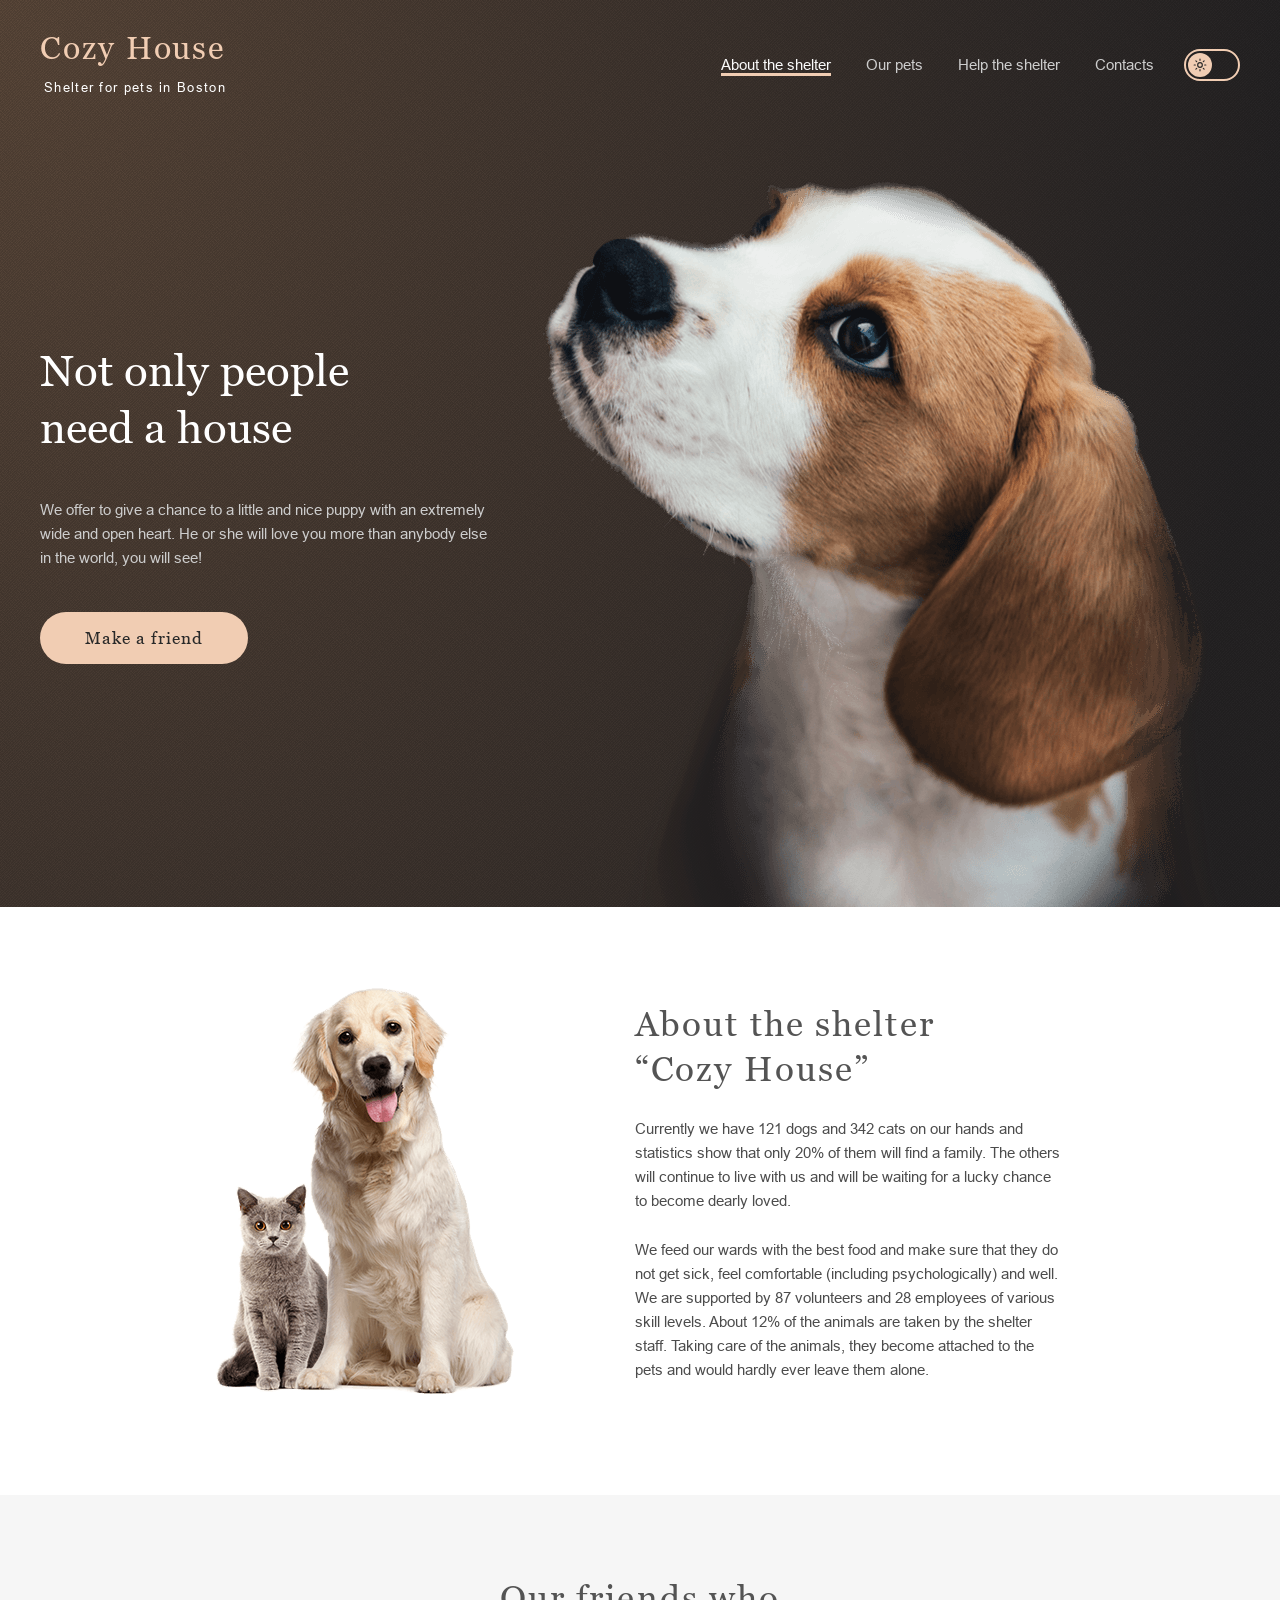
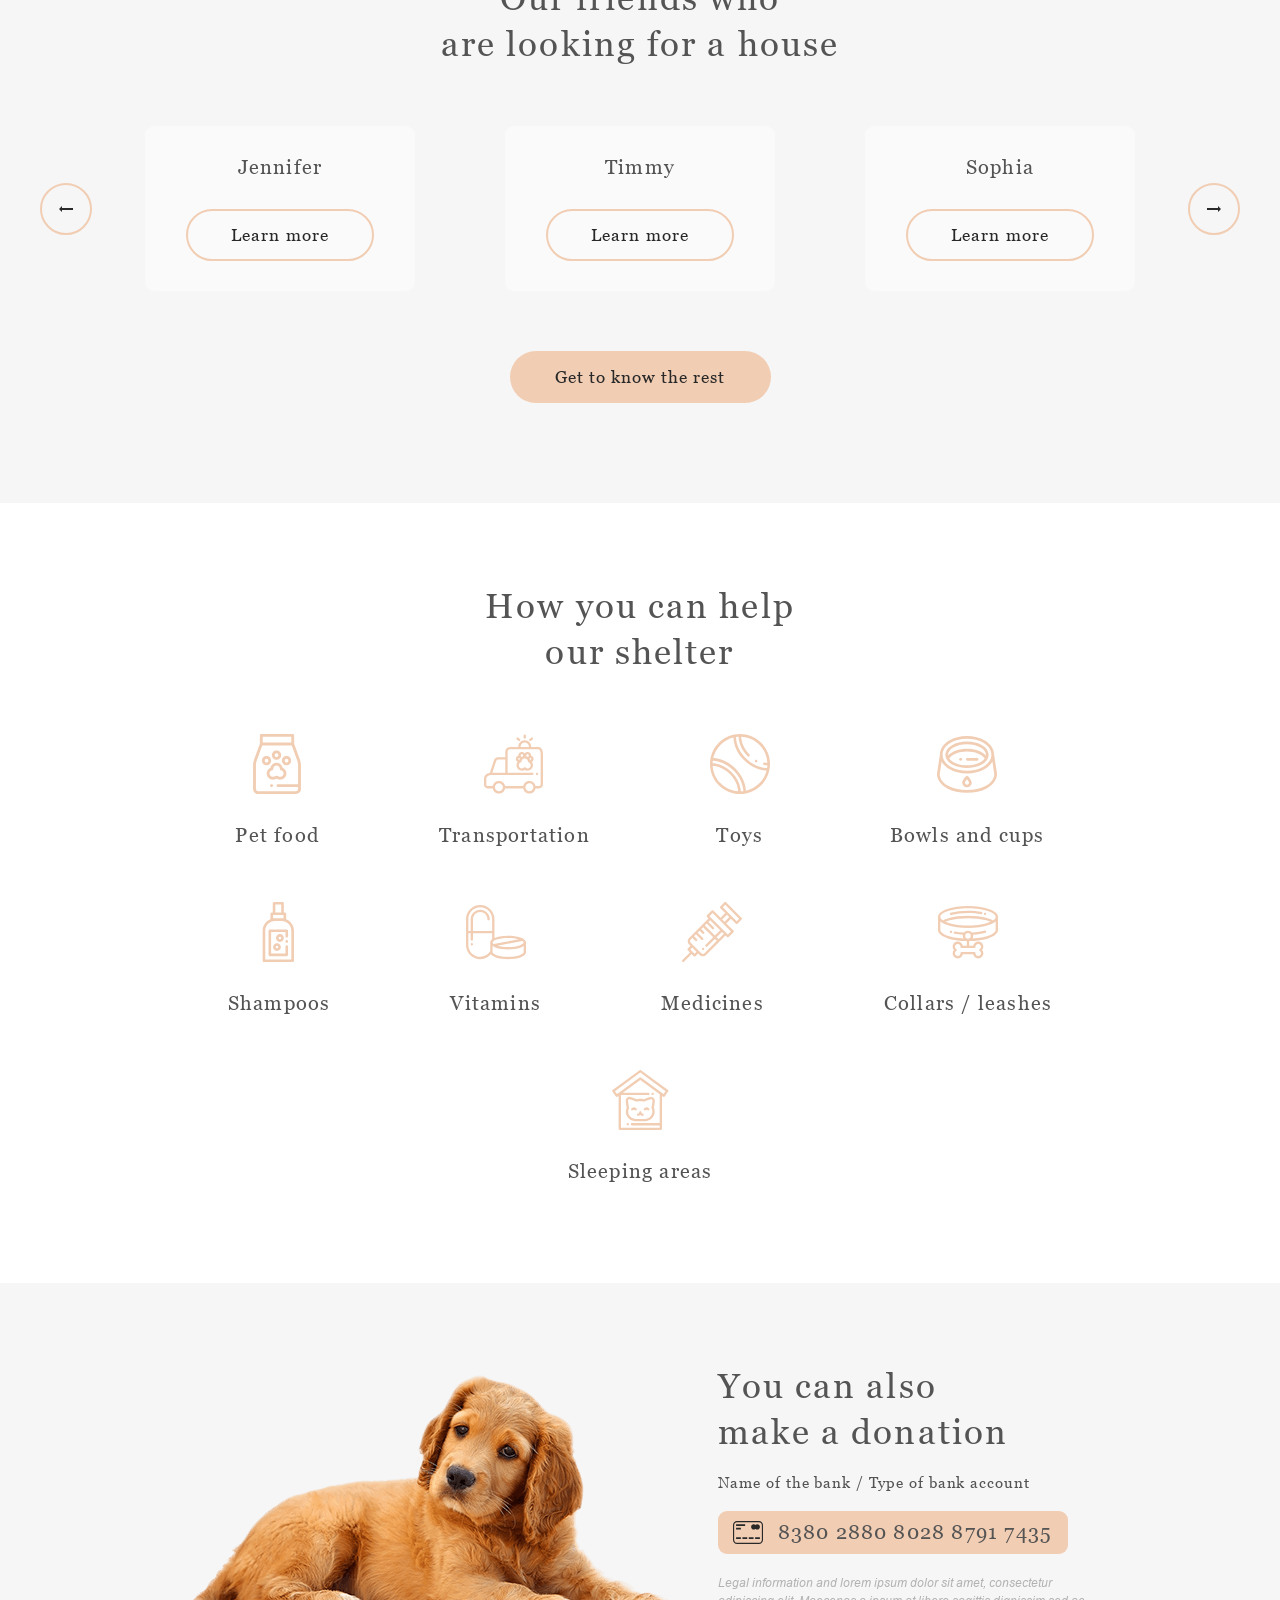
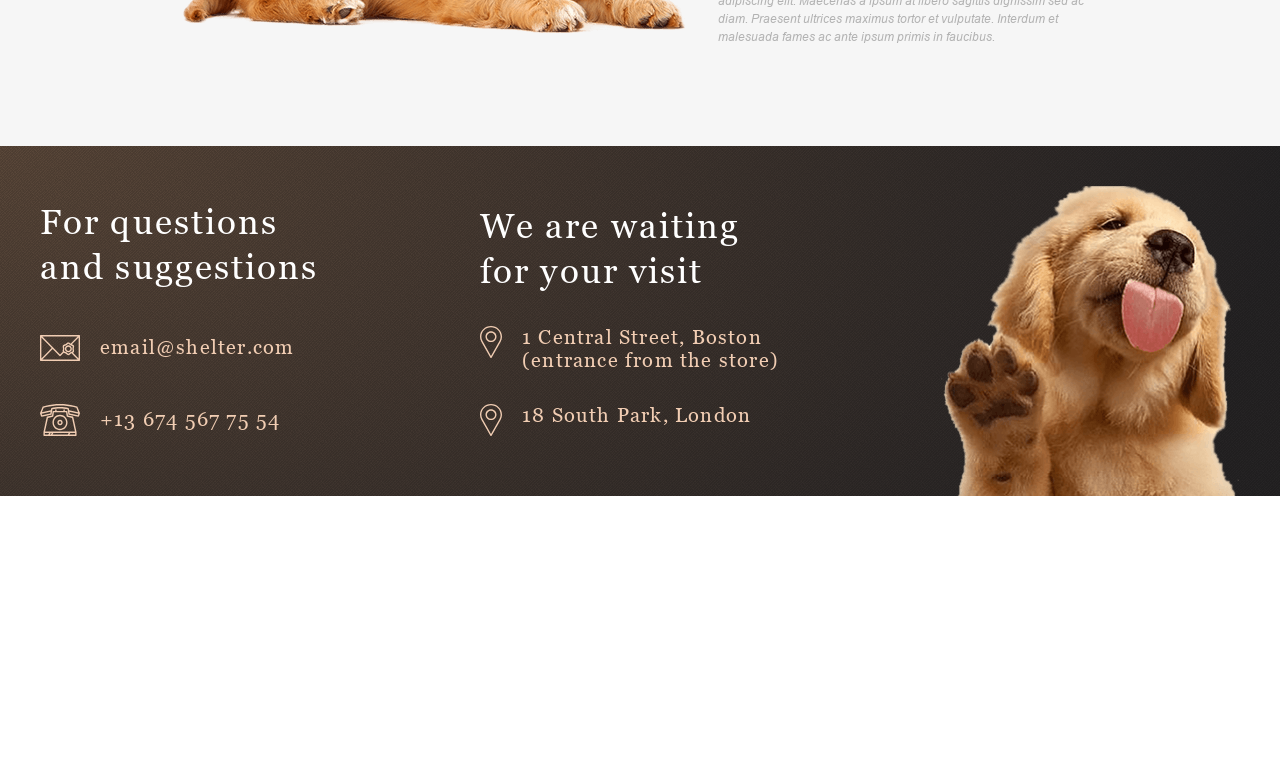
<file: shelter/index.html>
<!doctype html>
<html lang="en" class="light-theme">
  <head>
    <meta charset="UTF-8" />
    <meta name="viewport" content="width=device-width, initial-scale=1.0" />
    <title>Shelter for pets in Boston</title>
    <link rel="icon" type="image/svg+xml" href="./assets/icons/favicon.svg" />
    <link rel="stylesheet" href="./assets/fonts/fonts.css" />
    <link rel="stylesheet" href="./css/style.css" />
    <script type="module" src="./js/main.js"></script>
  </head>
  <body>
    <div class="page">
      <div class="background-noise">
        <header class="header">
          <div class="container header-container">
            <a class="logo" href="./index.html">
              <span class="logo__title">Cozy House</span>
              <span class="logo__subtitle">Shelter for pets in Boston</span>
            </a>

            <div class="header-controls">
              <nav class="header-nav">
                <ul class="header-nav__list">
                  <li class="header-nav__list-item">
                    <a
                      class="header-nav__list-link header-nav__list-link--active"
                    >
                      About the shelter
                    </a>
                  </li>

                  <li class="header-nav__list-item">
                    <a class="header-nav__list-link" href="./pets.html">
                      Our pets
                    </a>
                  </li>

                  <li class="header-nav__list-item">
                    <a class="header-nav__list-link" href="#help">
                      Help the shelter
                    </a>
                  </li>

                  <li class="header-nav__list-item">
                    <a class="header-nav__list-link" href="#contacts">
                      Contacts
                    </a>
                  </li>
                </ul>
              </nav>

              <button class="theme-toggle" type="button">
                <svg
                  class="theme-toggle__icon theme-toggle__icon--moon"
                  width="18"
                  height="18"
                  viewBox="0 0 24 24"
                  aria-hidden="true"
                >
                  <path
                    d="M20 15.1A8.5 8.5 0 0 1 8.9 4a8.5 8.5 0 1 0 11.1 11.1Z"
                    fill="currentColor"
                  />
                </svg>

                <svg
                  class="theme-toggle__icon theme-toggle__icon--sun"
                  width="18"
                  height="18"
                  viewBox="0 0 24 24"
                  aria-hidden="true"
                >
                  <circle
                    cx="12"
                    cy="12"
                    r="4"
                    fill="none"
                    stroke="currentColor"
                    stroke-width="2"
                  />
                  <path
                    d="M12 2V4M12 20V22M4.93 4.93L6.34 6.34M17.66 17.66L19.07 19.07M2 12H4M20 12H22M4.93 19.07L6.34 17.66M17.66 6.34L19.07 4.93"
                    fill="none"
                    stroke="currentColor"
                    stroke-width="2"
                    stroke-linecap="round"
                  />
                </svg>
              </button>
            </div>
          </div>

          <button class="burger" type="button" aria-label="Open menu">
            <span></span>
            <span></span>
            <span></span>
          </button>
        </header>

        <div class="overlay"></div>

        <section class="not-only">
          <div class="container container-not-only">
            <div class="not-only__content">
              <h1 class="not-only__title">Not only people need a house</h1>
              <p class="not-only__text">
                We offer to give a chance to a little and nice puppy with an
                extremely wide and open heart. He or she will love you more than
                anybody else in the world, you will see!
              </p>

              <a class="not-only__button" href="#our-friends">
                Make a friend
              </a>
            </div>
            <div class="not-only__img">
              <img src="./assets/images/hero-puppy.png" alt="puppy" />
            </div>
          </div>
        </section>
      </div>

      <main>
        <section class="about" id="about">
          <div class="container container-about">
            <div class="about__img">
              <img src="./assets/images/about-pets.png" alt="cat and dog" />
            </div>

            <div class="about__content">
              <h2 class="about__title">About the shelter “Cozy&nbsp;House”</h2>
              <p class="about__text">
                Currently we have 121 dogs and 342 cats on our hands and
                statistics show that only 20% of them will find a family. The
                others will continue to live with us and will be waiting for a
                lucky chance to become dearly loved.
              </p>
              <p class="about__text">
                We feed our wards with the best food and make sure that they do
                not get sick, feel comfortable (including psychologically) and
                well. We are supported by 87 volunteers and 28 employees of
                various skill levels. About 12% of the animals are taken by the
                shelter staff. Taking care of the animals, they become attached
                to the pets and would hardly ever leave them alone.
              </p>
            </div>
          </div>
        </section>

        <section class="our-friends" id="our-friends">
          <div class="container container-our-friends">
            <h2 class="our-friends__title">
              Our friends who are&nbsp;looking for a house
            </h2>

            <div class="our-friends__slider">
              <button
                class="our-friends__button-slider our-friends__button-slider--prev"
                type="button"
                aria-label="Previous slide"
              >
                <svg
                  width="14"
                  height="6"
                  viewBox="0 0 14 6"
                  fill="none"
                  xmlns="http://www.w3.org/2000/svg"
                >
                  <path d="M14 2V4H3V6L0 3L3 0V2H14Z" fill="#292929" />
                </svg>
              </button>
              <div class="our-friends__slider-viewport">
                <ul class="our-friends__list"></ul>
              </div>
              <button
                class="our-friends__button-slider our-friends__button-slider--next"
                type="button"
                aria-label="Next slide"
              >
                <svg
                  width="14"
                  height="6"
                  viewBox="0 0 14 6"
                  fill="none"
                  xmlns="http://www.w3.org/2000/svg"
                >
                  <path d="M0 4V2H11V0L14 3L11 6V4H0Z" fill="currentColor" />
                </svg>
              </button>
            </div>

            <a class="our-friends__button-get" href="./pets.html"
              >Get to know the rest</a
            >
          </div>
        </section>

        <section class="help" id="help">
          <div class="container">
            <h2 class="help__title">How you can help our shelter</h2>
            <ul class="help__list">
              <li class="help__list-item">
                <img
                  class="help__list-item-img"
                  src="./assets/icons/icon-pet-food.svg"
                  alt=""
                  aria-hidden="true"
                />
                <span class="help__list-item-text">Pet food</span>
              </li>
              <li class="help__list-item">
                <img
                  class="help__list-item-img"
                  src="./assets/icons/icon-transportation.svg"
                  alt=""
                  aria-hidden="true"
                />
                <span class="help__list-item-text">Transportation</span>
              </li>

              <li class="help__list-item">
                <img
                  class="help__list-item-img"
                  src="./assets/icons/icon-toys.svg"
                  alt=""
                  aria-hidden="true"
                />
                <span class="help__list-item-text">Toys</span>
              </li>

              <li class="help__list-item">
                <img
                  class="help__list-item-img"
                  src="./assets/icons/icon-bowls-and-cups.svg"
                  alt=""
                  aria-hidden="true"
                />
                <span class="help__list-item-text">Bowls and cups</span>
              </li>

              <li class="help__list-item">
                <img
                  class="help__list-item-img"
                  src="./assets/icons/icon-shampoos.svg"
                  alt=""
                  aria-hidden="true"
                />
                <span class="help__list-item-text">Shampoos</span>
              </li>

              <li class="help__list-item">
                <img
                  class="help__list-item-img"
                  src="./assets/icons/icon-vitamins.svg"
                  alt=""
                  aria-hidden="true"
                />
                <span class="help__list-item-text">Vitamins</span>
              </li>

              <li class="help__list-item">
                <img
                  class="help__list-item-img"
                  src="./assets/icons/icon-medicines.svg"
                  alt=""
                  aria-hidden="true"
                />
                <span class="help__list-item-text">Medicines</span>
              </li>

              <li class="help__list-item">
                <img
                  class="help__list-item-img"
                  src="./assets/icons/icon-collars-leashes.svg"
                  alt=""
                  aria-hidden="true"
                />
                <span class="help__list-item-text">Collars / leashes</span>
              </li>

              <li class="help__list-item">
                <img
                  class="help__list-item-img"
                  src="./assets/icons/icon-sleeping-area.svg"
                  alt=""
                  aria-hidden="true"
                />
                <span class="help__list-item-text">Sleeping areas</span>
              </li>
            </ul>
          </div>
        </section>

        <section class="in-addition">
          <div class="container container-in-addition">
            <div class="in-addition__img">
              <img src="./assets/images/donation-dog.png" alt="dog" />
            </div>

            <div class="in-addition__content">
              <h2 class="in-addition__title">
                You&nbsp;can&nbsp;also make&nbsp;a&nbsp;donation
              </h2>
              <p class="in-addition__subtitle">
                Name of the bank / Type of bank account
              </p>

              <a class="donation-card" href="#">
                <img
                  class="donation-card__icon"
                  src="./assets/icons/credit-card.svg"
                  alt=""
                  aria-hidden="true"
                />
                <span class="donation-card__number"
                  >8380 2880 8028 8791 7435</span
                >
              </a>

              <p class="in-addition__text">
                Legal information and lorem ipsum dolor sit amet, consectetur
                adipiscing elit. Maecenas a ipsum at libero sagittis dignissim
                sed ac diam. Praesent ultrices maximus tortor et vulputate.
                Interdum et malesuada fames ac ante ipsum primis in faucibus.
              </p>
            </div>
          </div>
        </section>
      </main>
      <footer class="footer" id="contacts">
        <div class="container container-footer">
          <div class="footer-questions">
            <h2 class="footer-questions__title">
              For questions and suggestions
            </h2>
            <ul class="footer-contacts">
              <li class="footer-contacts__item">
                <a
                  class="footer-contacts__link"
                  href="mailto:email@shelter.com"
                >
                  <img
                    class="footer-contacts__icon"
                    src="./assets/icons/icon-email.svg"
                    alt=""
                  />
                  <span>email@shelter.com</span>
                </a>
              </li>

              <li class="footer-contacts__item">
                <a class="footer-contacts__link" href="tel:+136745677554">
                  <img
                    class="footer-contacts__icon"
                    src="./assets/icons/icon-phone.svg"
                    alt=""
                  />
                  <span>+13 674 567 75 54</span>
                </a>
              </li>
            </ul>
          </div>

          <div class="footer-address">
            <h2 class="footer-address__title">We are waiting for your visit</h2>
            <ul class="footer-address__list">
              <li class="footer-address__list-item">
                <img
                  class="footer-address__img"
                  src="./assets/icons/icon-marker.svg"
                  alt=""
                />
                <a
                  class="footer-address__link"
                  href="https://www.google.com/maps/search/?api=1&query=1+Central+Street,+Boston"
                  target="_blank"
                  rel="noopener noreferrer"
                >
                  1 Central Street, Boston (entrance from the store)
                </a>
              </li>
              <li class="footer-address__list-item">
                <img
                  class="footer-address__img"
                  src="./assets/icons/icon-marker.svg"
                  alt=""
                />
                <a
                  class="footer-address__link"
                  href="https://www.google.com/maps/search/?api=1&query=18+South+Park,+London"
                  target="_blank"
                  rel="noopener noreferrer"
                >
                  18 South Park, London
                </a>
              </li>
            </ul>
          </div>

          <div class="footer__img">
            <img src="./assets/images/footer-puppy.png" alt="puppy" />
          </div>
        </div>
      </footer>
    </div>

    <div class="popup">
      <div class="popup__content">
        <button class="popup__close" type="button" aria-label="Close popup">
          <svg width="12" height="12" viewBox="0 0 12 12" fill="none">
            <path
              fill-rule="evenodd"
              clip-rule="evenodd"
              d="M7.42618 6.00003L11.7046 1.72158C12.0985 1.32775 12.0985 0.689213 11.7046 0.295433C11.3108 -0.0984027 10.6723 -0.0984027 10.2785 0.295433L5.99998 4.57394L1.72148 0.295377C1.32765 -0.098459 0.68917 -0.098459 0.295334 0.295377C-0.0984448 0.689213 -0.0984448 1.32775 0.295334 1.72153L4.57383 5.99997L0.295334 10.2785C-0.0984448 10.6723 -0.0984448 11.3108 0.295334 11.7046C0.68917 12.0985 1.32765 12.0985 1.72148 11.7046L5.99998 7.42612L10.2785 11.7046C10.6723 12.0985 11.3108 12.0985 11.7046 11.7046C12.0985 11.3108 12.0985 10.6723 11.7046 10.2785L7.42618 6.00003Z"
              fill="#292929"
            />
          </svg>
        </button>

        <img
          class="popup__img"
          src="./assets/images/pets-jennifer.jpg"
          alt="Jennifer"
        />
        <div class="popup__info">
          <h2 class="popup__title">Pet details</h2>
          <p class="popup__subtitle"></p>
          <p class="popup__description"></p>

          <ul class="popup__list">
            <li class="popup__item">
              <b>Age:</b> <span class="popup__age"></span>
            </li>
            <li class="popup__item">
              <b>Inoculations:</b> <span class="popup__inoculations"></span>
            </li>
            <li class="popup__item">
              <b>Diseases:</b> <span class="popup__diseases"></span>
            </li>
            <li class="popup__item">
              <b>Parasites:</b> <span class="popup__parasites"></span>
            </li>
          </ul>
          <section class="popup__support">
            <h3 class="popup__support-title">Support this pet</h3>

            <fieldset class="popup__parameter">
              <legend class="popup__parameter-title">Support plan</legend>

              <div class="popup__options">
                <label class="popup__radio-label">
                  <input
                    class="popup__radio"
                    type="radio"
                    name="support-plan"
                    value="one-time"
                  />
                  <span>One-time</span>
                </label>

                <label class="popup__radio-label">
                  <input
                    class="popup__radio"
                    type="radio"
                    name="support-plan"
                    value="monthly"
                    checked
                  />
                  <span>Monthly</span>
                </label>
              </div>
            </fieldset>

            <fieldset class="popup__parameter">
              <legend class="popup__parameter-title">Care package</legend>

              <div class="popup__options">
                <label class="popup__radio-label">
                  <input
                    class="popup__radio"
                    type="radio"
                    name="care-package"
                    value="food"
                  />
                  <span>Food</span>
                </label>

                <label class="popup__radio-label">
                  <input
                    class="popup__radio"
                    type="radio"
                    name="care-package"
                    value="medical"
                  />
                  <span>Medical care</span>
                </label>

                <label class="popup__radio-label">
                  <input
                    class="popup__radio"
                    type="radio"
                    name="care-package"
                    value="full"
                    checked
                  />
                  <span>Full care</span>
                </label>
              </div>
            </fieldset>

            <div class="popup__support-summary" aria-live="polite">
              <p class="popup__support-label">Your support</p>

              <p class="popup__support-price">$38 per month</p>

              <p class="popup__support-description">
                Food, veterinary care and daily essentials.
              </p>
            </div>

            <button class="popup__support-button" type="button">
              Support this pet
            </button>
          </section>
        </div>
      </div>
    </div>
  </body>
</html>
</file>
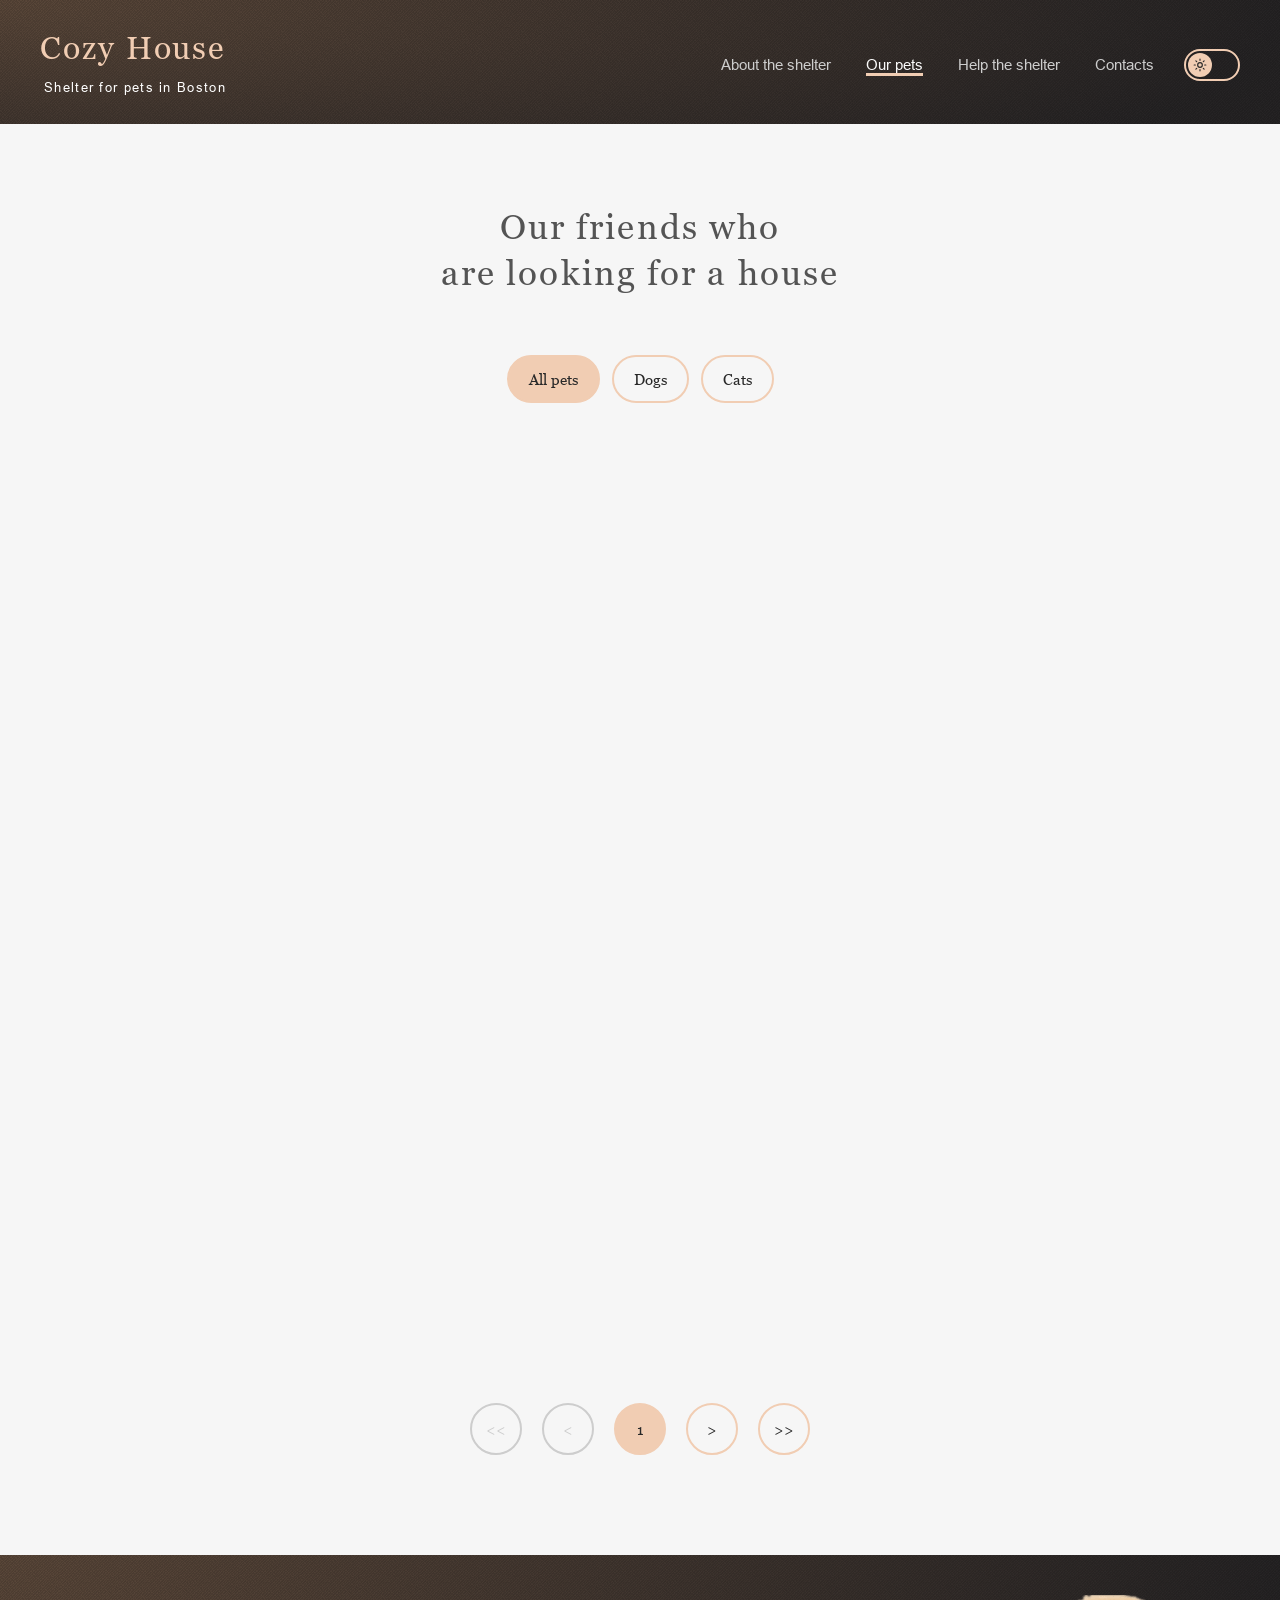
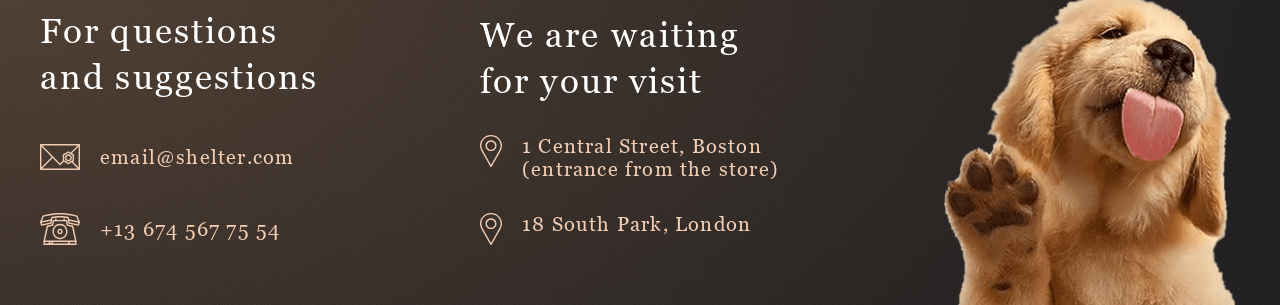
<file: shelter/pets.html>
<!doctype html>
<html lang="en" class="light-theme">
  <head>
    <meta charset="UTF-8" />
    <meta name="viewport" content="width=device-width, initial-scale=1.0" />
    <title>Our pets</title>
    <link rel="icon" type="image/svg+xml" href="./assets/icons/favicon.svg" />
    <link rel="stylesheet" href="./assets/fonts/fonts.css" />
    <link rel="stylesheet" href="./css/style.css" />
    <link rel="stylesheet" href="./css/pets.css" />
    <script type="module" src="./js/pets.js"></script>
  </head>
  <body>
    <div class="page">
      <header class="header background-noise">
        <div class="container header-container">
          <a class="logo" href="./index.html">
            <span class="logo__title">Cozy House</span>
            <span class="logo__subtitle">Shelter for pets in Boston</span>
          </a>

          <div class="header-controls">
            <nav class="header-nav">
              <ul class="header-nav__list">
                <li class="header-nav__list-item">
                  <a class="header-nav__list-link" href="./index.html#about">
                    About the shelter
                  </a>
                </li>

                <li class="header-nav__list-item">
                  <a
                    class="header-nav__list-link header-nav__list-link--active"
                    href="./pets.html"
                  >
                    Our pets
                  </a>
                </li>

                <li class="header-nav__list-item">
                  <a class="header-nav__list-link" href="./index.html#help">
                    Help the shelter
                  </a>
                </li>

                <li class="header-nav__list-item">
                  <a class="header-nav__list-link" href="#contacts">
                    Contacts
                  </a>
                </li>
              </ul>
            </nav>

            <button class="theme-toggle" type="button">
              <svg
                class="theme-toggle__icon theme-toggle__icon--moon"
                width="18"
                height="18"
                viewBox="0 0 24 24"
                aria-hidden="true"
              >
                <path
                  d="M20 15.1A8.5 8.5 0 0 1 8.9 4a8.5 8.5 0 1 0 11.1 11.1Z"
                  fill="currentColor"
                />
              </svg>

              <svg
                class="theme-toggle__icon theme-toggle__icon--sun"
                width="18"
                height="18"
                viewBox="0 0 24 24"
                aria-hidden="true"
              >
                <circle
                  cx="12"
                  cy="12"
                  r="4"
                  fill="none"
                  stroke="currentColor"
                  stroke-width="2"
                />
                <path
                  d="M12 2V4M12 20V22M4.93 4.93L6.34 6.34M17.66 17.66L19.07 19.07M2 12H4M20 12H22M4.93 19.07L6.34 17.66M17.66 6.34L19.07 4.93"
                  fill="none"
                  stroke="currentColor"
                  stroke-width="2"
                  stroke-linecap="round"
                />
              </svg>
            </button>
          </div>
        </div>

        <button class="burger" type="button" aria-label="Open menu">
          <span></span>
          <span></span>
          <span></span>
        </button>
      </header>

      <div class="overlay"></div>

      <main>
        <section class="pets-page">
          <div class="container container-pets-page">
            <h1 class="pets-page__title">
              Our friends who are&nbsp;looking for a house
            </h1>
            <div class="pets-categories">
              <button
                class="pets-categories__button pets-categories__button--active"
                type="button"
                data-category="all"
              >
                All pets
              </button>

              <button
                class="pets-categories__button"
                type="button"
                data-category="dog"
              >
                Dogs
              </button>

              <button
                class="pets-categories__button"
                type="button"
                data-category="cat"
              >
                Cats
              </button>
            </div>
            <ul class="pets-page__list"></ul>

            <div class="pets-page__pagination">
              <button
                class="pagination-button pagination-button--first"
                type="button"
              >
                &lt;&lt;
              </button>
              <button
                class="pagination-button pagination-button--prev"
                type="button"
              >
                &lt;
              </button>
              <button
                class="pagination-button pagination-button--active pagination-button--current"
                type="button"
              >
                1
              </button>
              <button
                class="pagination-button pagination-button--next"
                type="button"
              >
                &gt;
              </button>
              <button
                class="pagination-button pagination-button--last"
                type="button"
              >
                &gt;&gt;
              </button>
            </div>
          </div>
        </section>
      </main>

      <footer class="footer" id="contacts">
        <div class="container container-footer">
          <div class="footer-questions">
            <h2 class="footer-questions__title">
              For questions and suggestions
            </h2>
            <ul class="footer-contacts">
              <li class="footer-contacts__item">
                <a
                  class="footer-contacts__link"
                  href="mailto:email@shelter.com"
                >
                  <img
                    class="footer-contacts__icon"
                    src="./assets/icons/icon-email.svg"
                    alt=""
                  />
                  <span>email@shelter.com</span>
                </a>
              </li>

              <li class="footer-contacts__item">
                <a class="footer-contacts__link" href="tel:+136745677554">
                  <img
                    class="footer-contacts__icon"
                    src="./assets/icons/icon-phone.svg"
                    alt=""
                  />
                  <span>+13 674 567 75 54</span>
                </a>
              </li>
            </ul>
          </div>

          <div class="footer-address">
            <h2 class="footer-address__title">We are waiting for your visit</h2>
            <ul class="footer-address__list">
              <li class="footer-address__list-item">
                <img
                  class="footer-address__img"
                  src="./assets/icons/icon-marker.svg"
                  alt=""
                />
                <a
                  class="footer-address__link"
                  href="https://www.google.com/maps/search/?api=1&query=1+Central+Street,+Boston"
                  target="_blank"
                  rel="noopener noreferrer"
                >
                  1 Central Street, Boston (entrance from the store)
                </a>
              </li>
              <li class="footer-address__list-item">
                <img
                  class="footer-address__img"
                  src="./assets/icons/icon-marker.svg"
                  alt=""
                />
                <a
                  class="footer-address__link"
                  href="https://www.google.com/maps/search/?api=1&query=18+South+Park,+London"
                  target="_blank"
                  rel="noopener noreferrer"
                >
                  18 South Park, London
                </a>
              </li>
            </ul>
          </div>

          <div class="footer__img">
            <img src="./assets/images/footer-puppy.png" alt="puppy" />
          </div>
        </div>
      </footer>
    </div>

    <template id="pet-card-template">
      <li class="pets-page__item">
        <article class="our-friends__card">
          <img class="our-friends__card-img" src="" alt="" />
          <h2 class="our-friends__card-title"></h2>
          <button class="our-friends__card-button" type="button">
            Learn more
          </button>
        </article>
      </li>
    </template>

    <div class="popup">
      <div class="popup__content">
        <button class="popup__close" type="button" aria-label="Close popup">
          <svg width="12" height="12" viewBox="0 0 12 12" fill="none">
            <path
              fill-rule="evenodd"
              clip-rule="evenodd"
              d="M7.42618 6.00003L11.7046 1.72158C12.0985 1.32775 12.0985 0.689213 11.7046 0.295433C11.3108 -0.0984027 10.6723 -0.0984027 10.2785 0.295433L5.99998 4.57394L1.72148 0.295377C1.32765 -0.098459 0.68917 -0.098459 0.295334 0.295377C-0.0984448 0.689213 -0.0984448 1.32775 0.295334 1.72153L4.57383 5.99997L0.295334 10.2785C-0.0984448 10.6723 -0.0984448 11.3108 0.295334 11.7046C0.68917 12.0985 1.32765 12.0985 1.72148 11.7046L5.99998 7.42612L10.2785 11.7046C10.6723 12.0985 11.3108 12.0985 11.7046 11.7046C12.0985 11.3108 12.0985 10.6723 11.7046 10.2785L7.42618 6.00003Z"
              fill="#292929"
            />
          </svg>
        </button>

        <img
          class="popup__img"
          src="./assets/images/pets-jennifer.jpg"
          alt="Jennifer"
        />

        <div class="popup__info">
          <h2 class="popup__title">Pet details</h2>
          <p class="popup__subtitle"></p>
          <p class="popup__description"></p>

          <ul class="popup__list">
            <li class="popup__item">
              <b>Age:</b> <span class="popup__age"></span>
            </li>
            <li class="popup__item">
              <b>Inoculations:</b> <span class="popup__inoculations"></span>
            </li>
            <li class="popup__item">
              <b>Diseases:</b> <span class="popup__diseases"></span>
            </li>
            <li class="popup__item">
              <b>Parasites:</b> <span class="popup__parasites"></span>
            </li>
          </ul>
          <section class="popup__support">
            <h3 class="popup__support-title">Support this pet</h3>

            <fieldset class="popup__parameter">
              <legend class="popup__parameter-title">Support plan</legend>

              <div class="popup__options">
                <label class="popup__radio-label">
                  <input
                    class="popup__radio"
                    type="radio"
                    name="support-plan"
                    value="one-time"
                  />
                  <span>One-time</span>
                </label>

                <label class="popup__radio-label">
                  <input
                    class="popup__radio"
                    type="radio"
                    name="support-plan"
                    value="monthly"
                    checked
                  />
                  <span>Monthly</span>
                </label>
              </div>
            </fieldset>

            <fieldset class="popup__parameter">
              <legend class="popup__parameter-title">Care package</legend>

              <div class="popup__options">
                <label class="popup__radio-label">
                  <input
                    class="popup__radio"
                    type="radio"
                    name="care-package"
                    value="food"
                  />
                  <span>Food</span>
                </label>

                <label class="popup__radio-label">
                  <input
                    class="popup__radio"
                    type="radio"
                    name="care-package"
                    value="medical"
                  />
                  <span>Medical care</span>
                </label>

                <label class="popup__radio-label">
                  <input
                    class="popup__radio"
                    type="radio"
                    name="care-package"
                    value="full"
                    checked
                  />
                  <span>Full care</span>
                </label>
              </div>
            </fieldset>

            <div class="popup__support-summary" aria-live="polite">
              <p class="popup__support-label">Your support</p>

              <p class="popup__support-price">$38 per month</p>

              <p class="popup__support-description">
                Food, veterinary care and daily essentials.
              </p>
            </div>

            <button class="popup__support-button" type="button">
              Support this pet
            </button>
          </section>
        </div>
      </div>
    </div>
  </body>
</html>
</file>
<file: shelter/assets/fonts/fonts.css>
@font-face {
  font-family: "Arial";
  src: url("./arial-regular.woff2") format("woff2");
  font-style: normal;
  font-weight: 400;
  font-display: swap;
}

@font-face {
  font-family: "Arial";
  src: url("./arial-italic.woff2") format("woff2");
  font-style: italic;
  font-weight: 400;
  font-display: swap;
}

@font-face {
  font-family: "Georgia";
  src: url("./georgia-regular.woff2") format("woff2");
  font-style: normal;
  font-weight: 400;
  font-display: swap;
}

@font-face {
  font-family: "Georgia";
  src: url("./georgia-italic.woff2") format("woff2");
  font-style: italic;
  font-weight: 400;
  font-display: swap;
}

@font-face {
  font-family: "Georgia";
  src: url("./georgia-bold.woff2") format("woff2");
  font-style: normal;
  font-weight: 700;
  font-display: swap;
}
</file>
<file: shelter/css/style.css>
*,
*::before,
*::after {
  box-sizing: border-box;
}

html {
  scroll-behavior: smooth;
}

body,
h1,
h2,
h3,
h4,
h5,
h6,
p,
ul,
ol {
  margin: 0;
}

ul,
ol {
  padding: 0;
  list-style: none;
}

a {
  color: inherit;
  text-decoration: none;
}

button,
input,
textarea,
select {
  font: inherit;
}

button {
  padding: 0;
  border: none;
  background: transparent;
  cursor: pointer;
}

img {
  display: block;
  max-width: 100%;
  height: auto;
}

:root {
  --font-primary: 'Georgia', 'Times New Roman', serif;
  --font-secondary: 'Arial', Helvetica, sans-serif;

  --color-light-xl: #fff;
  --color-light-l: #f6f6f6;
  --color-light-s: #fafafa;
  --color-dark-s: #cdcdcd;
  --color-dark-m: #b2b2b2;
  --color-dark-l: #545454;
  --color-dark-xl: #4c4c4c;
  --color-dark-2xl: #444;
  --color-dark-3xl: #292929;
  --color-primary: #f1cdb3;
  --color-primary-light: #fddcc4;
  --start-screen-gradient-background: #211f20;
  --footer-gradient-background: #211f20;

  --theme-background-primary: var(--color-light-xl);
  --theme-background-secondary: var(--color-light-l);
  --theme-surface: var(--color-light-s);
  --theme-header-background: var(--color-light-xl);
  --theme-text-primary: var(--color-dark-l);
  --theme-text-secondary: var(--color-dark-xl);
  --theme-text-muted: var(--color-dark-m);
  --theme-control-text: var(--color-dark-3xl);
  --theme-disabled: var(--color-dark-s);
  --theme-popup-text: #000;
}

html.dark-theme {
  color-scheme: dark;

  --theme-background-primary: #211f20;
  --theme-background-secondary: #292726;
  --theme-surface: #363230;
  --theme-header-background: #211f20;
  --theme-text-primary: #f6f1ed;
  --theme-text-secondary: #d4cec9;
  --theme-text-muted: #aaa19b;
  --theme-control-text: #f6f1ed;
  --theme-disabled: #6f6965;
  --theme-popup-text: #f6f1ed;
}

body {
  min-width: 320px;
  font-family: var(--font-primary);
  font-weight: 400;
  font-size: 15px;
  line-height: 160%;
  color: var(--theme-text-primary);
  background-color: var(--theme-background-primary);
}

body.popup-open {
  overflow: hidden;
}

.container {
  max-width: 1200px;
  margin: 0 auto;
}

/* HEADER */
.background-noise {
  background:
    url('../assets/images/noise_transparent.png') repeat,
    radial-gradient(100% 215.42% at 0% 0%, #5b483a 0%, #262425 100%),
    #211f20;
}

.header {
  padding-top: 30px;
}

.header-container {
  display: flex;
  justify-content: space-between;
  align-items: center;
  margin: 0 40px;
}

.logo {
  display: flex;
  flex-direction: column;
  gap: 10px;
}

.logo__title {
  font-family: var(--font-primary);
  font-size: 32px;
  line-height: 110%;
  letter-spacing: 0.06em;
  color: var(--color-primary);
}

.logo__subtitle {
  font-family: var(--font-secondary);
  font-size: 13px;
  letter-spacing: 0.1em;
  color: var(--color-light-xl);
  padding-left: 4px;
}

.header-nav {
  padding-bottom: 10px;
}

.header-nav__list {
  display: flex;
  gap: 35px;
}

.header-nav__list-link {
  font-family: var(--font-secondary);
  line-height: 160%;
  font-size: 15px;
  color: var(--color-dark-s);
  transition: color 0.3s ease;
}

.header-nav__list-link--active {
  color: var(--color-light-s);
  border-bottom: solid 3px var(--color-primary);
  cursor: default;
  pointer-events: none;
}

.header-nav__list-link:not(.header-nav__list-link--active):hover {
  color: var(--color-light-s);
}
.header-controls {
  display: flex;
  align-items: center;
  gap: 30px;
}

.header-controls .header-nav {
  padding-bottom: 0;
}

.theme-toggle {
  position: relative;

  flex-shrink: 0;
  width: 56px;
  height: 32px;
  padding: 0;

  color: var(--color-dark-3xl);

  border: 2px solid var(--color-primary);
  border-radius: 100px;
  background-color: transparent;

  cursor: pointer;
  transition:
    border-color 0.3s ease,
    background-color 0.3s ease;
}

.theme-toggle::before {
  content: '';

  position: absolute;
  top: 2px;
  left: 2px;

  width: 24px;
  height: 24px;

  border-radius: 50%;
  background-color: var(--color-primary);

  transition:
    transform 0.3s ease,
    background-color 0.3s ease;
}

.theme-toggle__icon {
  position: absolute;
  top: 50%;

  z-index: 1;

  width: 14px;
  height: 14px;

  transform: translateY(-50%);
  pointer-events: none;
}

.theme-toggle__icon--moon {
  right: 7px;
  display: none;
}

.theme-toggle__icon--sun {
  left: 7px;
}

.theme-toggle:hover {
  border-color: var(--color-primary-light);
  background-color: rgba(241, 205, 179, 0.15);
}

.theme-toggle:hover::before {
  background-color: var(--color-primary-light);
}

.theme-toggle:focus-visible {
  outline: 2px solid var(--theme-text-primary);
  outline-offset: 3px;
}

html.dark-theme .theme-toggle::before {
  transform: translateX(24px);
}

html.dark-theme .theme-toggle__icon--moon {
  display: block;
}

html.dark-theme .theme-toggle__icon--sun {
  display: none;
}

.burger {
  display: none;
}

/* NOT-ONLY */
.not-only {
  padding: 80px 20px 0;
}

.container-not-only {
  display: flex;
  align-items: center;
  justify-content: space-between;
}

.not-only__content {
  max-width: 460px;
  padding-bottom: 80px;
}

.not-only__title {
  max-width: 310px;
  font-family: var(--font-primary);
  font-weight: 400;
  font-size: 44px;
  line-height: 130%;
  color: var(--color-light-xl);
  margin-bottom: 42px;
}

.not-only__text {
  font-family: var(--font-secondary);
  color: var(--color-dark-s);
  font-size: 15px;
  line-height: 160%;
  margin-bottom: 42px;
}

.not-only__button {
  font-family: var(--font-primary);
  font-size: 17px;
  line-height: 130%;
  letter-spacing: 0.06em;
  color: var(--color-dark-3xl);
  border-radius: 100px;
  background-color: var(--color-primary);
  padding: 15px 45px;
  display: inline-flex;
  align-items: center;
  justify-content: center;
  min-width: 207px;
  min-height: 52px;
  transition: background-color 0.3s ease;
}

.not-only__button:hover {
  background-color: var(--color-primary-light);
}

.not-only__img {
  width: 58.17%;
  max-width: 698px;
}

.not-only__img img {
  width: 100%;
}

/* ABOUT */
.about {
  background-color: var(--theme-background-primary);
}

.container-about {
  padding: 80px 0 100px;
  display: flex;
  justify-content: center;
  align-items: center;
  gap: 120px;
  max-width: 850px;
}

.about__img {
  flex-shrink: 0;
}

.about__img img {
  width: 300px;
}

.about__content {
  max-width: 430px;
  display: flex;
  flex-direction: column;
  gap: 25px;
}

.about__title {
  max-width: 370px;
  font-family: var(--font-primary);
  font-weight: 400;
  font-size: 35px;
  line-height: 130%;
  letter-spacing: 0.06em;
  color: var(--theme-text-primary);
}

.about__text {
  font-family: var(--font-secondary);
  color: var(--theme-text-secondary);
  font-size: 15px;
  line-height: 160%;
}

/* OUR-FRIENDS */
.our-friends {
  background-color: var(--theme-background-secondary);
}

.container-our-friends {
  text-align: center;
  padding: 80px 0 100px;
  display: flex;
  flex-direction: column;
  align-items: center;
}

.our-friends__title {
  font-family: var(--font-primary);
  font-weight: 400;
  font-size: 35px;
  line-height: 130%;
  letter-spacing: 0.06em;
  max-width: 400px;
  text-align: center;
  margin-bottom: 60px;
  color: var(--theme-text-primary);
}

.our-friends__slider {
  display: grid;
  grid-template-columns: 52px minmax(0, 990px) 52px;
  align-items: center;
  gap: 53px;
  margin-bottom: 60px;
}

.our-friends__button-get {
  font-family: var(--font-primary);
  font-weight: 400;
  font-size: 17px;
  line-height: 130%;
  letter-spacing: 0.06em;
  color: var(--color-dark-3xl);
  padding: 15px 45px;
  background-color: var(--color-primary);
  border-radius: 100px;
  margin: 0 auto;
  display: inline-flex;
  align-items: center;
  justify-content: center;
  min-width: 261px;
  min-height: 52px;
  transition: background-color 0.3s ease;
}

.our-friends__button-get:hover {
  background-color: var(--color-primary-light);
}

.our-friends__button-slider {
  width: 52px;
  height: 52px;
  flex-shrink: 0;
  display: flex;
  justify-content: center;
  align-items: center;
  border-radius: 50%;
  border: solid 2px var(--color-primary);
  background-color: transparent;
  color: var(--theme-control-text);
  transition: 0.3s ease;
}

.our-friends__button-slider path {
  fill: currentColor;
}

.our-friends__slider-viewport {
  overflow: hidden;
}

.our-friends__list {
  display: flex;
  gap: 90px;
}

.our-friends__list-item {
  flex: 0 0 270px;
}

.our-friends__card {
  display: flex;
  flex-direction: column;
  align-items: center;
  max-width: 270px;
  overflow: hidden;
  border-radius: 9px;
  color: var(--theme-text-primary);
  background-color: var(--theme-surface);
  cursor: pointer;
  transition: background-color 0.3s ease;
}

.our-friends__card:hover {
  transform: translateY(-3px);
}

.our-friends__card-title {
  font-family: var(--font-primary);
  font-weight: 400;
  font-size: 20px;
  line-height: 23px;
  letter-spacing: 0.06em;
  margin: 30px 0;
}

.our-friends__card-button {
  font-family: var(--font-primary);
  font-weight: 400;
  font-size: 17px;
  line-height: 130%;
  letter-spacing: 0.06em;
  color: var(--theme-control-text);
  border-radius: 100px;
  border: solid 2px var(--color-primary);
  padding: 13px 43px;
  min-width: 187px;
  min-height: 52px;
  margin-bottom: 30px;
  transition: 0.3s ease;
}

.our-friends__card:hover .our-friends__card-button {
  color: var(--color-dark-3xl);
  background-color: var(--color-primary);
}

.our-friends__button-slider--next:hover {
  background-color: var(--color-primary);
}

.our-friends__button-slider--prev:hover {
  background-color: var(--color-primary);
}

/* HELP */
.help {
  padding-top: 80px;
  background-color: var(--theme-background-primary);
}

.help__title {
  font-family: var(--font-primary);
  color: var(--theme-text-primary);
  font-weight: 400;
  font-size: 35px;
  line-height: 130%;
  letter-spacing: 0.06em;
  text-align: center;
  margin: 0 auto 60px;
  max-width: 310px;
}

.help__list {
  display: flex;
  max-width: 1030px;
  gap: 55px 120px;
  flex-wrap: wrap;
  justify-content: center;
  padding-bottom: 100px;
  margin: 0 auto;
}

.help__list-item {
  display: flex;
  flex-direction: column;
  gap: 30px;
  align-items: center;
}

.help__list-item-img {
  width: 60px;
  height: 60px;
}

.help__list-item-text {
  font-family: var(--font-primary);
  font-size: 20px;
  line-height: 115%;
  letter-spacing: 0.06em;
  text-align: center;
  color: var(--theme-text-primary);
}

/* IN-ADDITION */
.in-addition {
  padding: 80px 0 100px;
  background-color: var(--theme-background-secondary);
}

.container-in-addition {
  display: flex;
  justify-content: center;
  align-items: center;
  gap: 30px;
  margin: 0 auto;
  max-width: 915px;
}

.in-addition__img {
  flex-shrink: 0;
}

.in-addition__img img {
  width: 505px;
}

.in-addition__content {
  display: flex;
  flex-direction: column;
  gap: 20px;
  max-width: 380px;
}

.in-addition__title {
  font-family: var(--font-primary);
  font-weight: 400;
  font-size: 35px;
  line-height: 130%;
  letter-spacing: 0.06em;
  max-width: 300px;
  color: var(--theme-text-primary);
}

.in-addition__subtitle {
  font-family: var(--font-primary);
  font-size: 15px;
  line-height: 110%;
  letter-spacing: 0.06em;
  color: var(--theme-text-primary);
}

.donation-card {
  display: flex;
  gap: 15px;
  background-color: var(--color-primary);
  border-radius: 9px;
  padding: 10px 15px;
  max-width: 350px;
  transition: background-color 0.3s ease;
}

.donation-card:hover {
  background-color: var(--color-primary-light);
}

.donation-card__icon {
  width: 30px;
  height: 23px;
}

.donation-card__number {
  font-family: var(--font-primary);
  font-size: 20px;
  line-height: 115%;
  letter-spacing: 0.06em;
  color: var(--color-dark-l);
}

.in-addition__text {
  font-family: var(--font-secondary);
  font-style: italic;
  font-size: 12px;
  line-height: 150%;
  color: var(--theme-text-muted);
}

/* FOOTER */
.footer {
  padding-top: 40px;
  background:
    url('../assets/images/noise_transparent.png'),
    radial-gradient(100% 215.42% at 0% 0%, #5b483a 0%, #262425 100%), #211f20;
}

.container-footer {
  display: flex;
  justify-content: space-between;
  align-items: flex-end;
}

.footer-questions {
  display: flex;
  flex-direction: column;
  gap: 42px;
  max-width: 280px;
  padding-bottom: 60px;
}

.footer-questions__title {
  font-family: var(--font-primary);
  font-weight: 400;
  font-size: 35px;
  line-height: 130%;
  letter-spacing: 0.06em;
  color: var(--color-light-xl);
}

.footer-contacts {
  display: flex;
  gap: 40px;
  flex-direction: column;
}

.footer-contacts__link {
  display: flex;
  align-items: center;
  gap: 20px;
  font-family: var(--font-primary);
  font-size: 20px;
  line-height: 115%;
  letter-spacing: 0.06em;
  color: var(--color-primary);
}

.footer-contacts__icon {
  flex-shrink: 0;
  width: 40px;
  height: 32px;
}

.footer-address {
  display: flex;
  flex-direction: column;
  gap: 32px;
  max-width: 300px;
  padding-bottom: 60px;
}

.footer-address__title {
  font-family: var(--font-primary);
  font-weight: 400;
  font-size: 35px;
  line-height: 130%;
  letter-spacing: 0.06em;
  color: var(--color-light-xl);
}

.footer-address__list {
  display: flex;
  gap: 32px;
  flex-direction: column;
}

.footer-address__list-item {
  display: flex;
  gap: 20px;
}

.footer-address__img {
  flex-shrink: 0;
  width: 22px;
  height: 32px;
}

.footer-address__link {
  font-family: var(--font-primary);
  font-size: 20px;
  line-height: 115%;
  letter-spacing: 0.06em;
  color: var(--color-primary);
}

.footer__img {
  flex-shrink: 0;
}

.footer__img img {
  width: 300px;
}

body,
.header-pets,
.about,
.our-friends,
.help,
.in-addition,
.pets-page,
.our-friends__card,
.popup__content,
.popup__img {
  transition:
    color 0.3s ease,
    background-color 0.3s ease;
}

html.dark-theme .header-pets {
  background-color: var(--theme-header-background);
}

html.dark-theme .header-pets .logo__title,
html.dark-theme .header-pets .logo__subtitle,
html.dark-theme .header-nav__list-link-pets,
html.dark-theme .pets-page__title {
  color: var(--theme-text-primary);
}

html.dark-theme .header-nav__list-link-pets.header-nav__list-link--active,
html.dark-theme
  .header-nav__list-link-pets:not(.header-nav__list-link--active):hover {
  color: var(--theme-text-primary);
}

html.dark-theme .pets-page {
  background-color: var(--theme-background-secondary);
}

html.dark-theme .pets-page__pagination,
html.dark-theme .pagination-button {
  color: var(--theme-control-text);
}

html.dark-theme .pagination-button--disabled {
  color: var(--theme-disabled);
  border-color: var(--theme-disabled);
}

html.dark-theme .pagination-button--active,
html.dark-theme
  .pagination-button:not(.pagination-button--disabled):hover {
  color: var(--color-dark-3xl);
}

html.dark-theme .header-pets .burger span {
  background-color: var(--color-primary);
}

@media (max-width: 1220px) {
  .our-friends__slider {
    grid-template-columns: 52px minmax(0, 580px) 52px;
    gap: 12px;
  }

  .help {
    padding: 80px 20px 0;
  }

  .footer {
    padding: 40px 20px 0;
  }
}

@media (max-width: 1000px) {
  .header {
    padding-top: 30px;
  }

  .header-container {
    margin: 0 30px;
  }
  .header-controls {
    gap: 16px;
  }

  .header-nav__list {
    gap: 20px;
  }
  .not-only {
    padding: 50px 0 0;
  }

  .container-not-only {
    flex-direction: column;
    align-items: center;
  }

  .not-only__content {
    padding-bottom: 100px;
  }

  .not-only__button {
    margin-left: 126px;
  }

  .not-only__img {
    align-self: flex-end;
    width: 80.37%;
    max-width: 569px;
    margin-right: 25px;
  }

  .container-about {
    flex-direction: column-reverse;
    gap: 80px;
  }

  .our-friends__slider {
    grid-template-columns: 52px minmax(0, 580px) 52px;
    gap: 12px;
  }

  .our-friends__list {
    gap: 40px;
  }

  .help__list {
    display: grid;
    grid-template-columns: repeat(3, 170px);
    justify-content: center;
    column-gap: 60px;
    row-gap: 55px;
  }

  .container-in-addition {
    flex-direction: column-reverse;
    gap: 60px;
  }

  .footer {
    padding: 25px 0 0;
  }

  .container-footer {
    justify-content: center;
    column-gap: 60px;
    row-gap: 0;
    flex-wrap: wrap;
  }

  .footer-questions,
  .footer-address {
    padding-top: 0;
  }
}

@media (max-width: 768px) {
  .header-container {
    margin: 0 20px;
  }

  .logo {
    gap: 5px;
  }

  .header-nav {
    position: fixed;
    top: 0;
    right: 0;
    width: 320px;
    height: 100vh;
    transform: translateX(100%);
    transition: transform 0.3s ease;
    background-color: var(--color-dark-3xl);
  }

  .header-nav__list {
    display: flex;
    flex-direction: column;
    align-items: center;
    justify-content: center;
    height: 100%;
    gap: 40px;
  }

  .header-nav__list-link {
    font-weight: 400;
    font-size: 32px;
    line-height: 160%;
  }

  .header-nav.is-active {
    transform: translateX(0);
    z-index: 200;
  }
  .header-controls {
    gap: 0;
  }

  .theme-toggle {
    position: absolute;
    top: 44px;
    right: 70px;

    z-index: 300;
  }
  .burger {
    z-index: 300;
    transition: transform 0.3s ease;
  }

  .burger.is-active {
    transform: rotate(90deg);
  }

  .overlay {
    position: fixed;
    inset: 0;
    background: rgba(41, 41, 41, 0.6);
    opacity: 0;
    visibility: hidden;
    transition: opacity 0.3s ease;

    z-index: 100;
  }

  .overlay.is-active {
    opacity: 1;
    visibility: visible;
  }

  body.menu-open {
    overflow: hidden;
  }

  .burger {
    position: absolute;
    top: 49px;
    right: 20px;
    display: flex;
    flex-direction: column;
    gap: 8px;
    width: 30px;
    height: 22px;
  }

  .burger span {
    width: 30px;
    height: 2px;
    background-color: var(--color-primary);
  }

  .not-only {
    padding: 55px 0 0;
  }

  .container-not-only {
    text-align: center;
  }

  .not-only__content {
    padding-bottom: 105px;
  }

  .not-only__title {
    max-width: 260px;
    margin: 0 auto 42px;
    font-size: 25px;
    line-height: 130%;
    letter-spacing: 0.06em;
  }

  .not-only__text {
    padding: 0 10px;
  }

  .not-only__button {
    margin-left: 0;
  }

  .not-only__img {
    width: 81.67%;
    margin: 0;
  }

  .container-about {
    padding: 40px 25px;
    gap: 42px;
  }

  .about__content {
    text-align: center;
    gap: 24px;
  }

  .about__title {
    max-width: 270px;
    margin: 0 auto;

    font-size: 25px;
  }

  .about__text {
    text-align: justify;
  }

  .about__img img {
    width: 260px;
  }

  .container-our-friends {
    padding: 42px 0 40px;
  }

  .our-friends__title {
    max-width: 300px;
    margin-bottom: 42px;
    font-size: 25px;
  }

  .our-friends__slider {
    grid-template-columns: 1fr 1fr;
    grid-template-areas:
      'viewport viewport'
      'prev next';
    justify-items: center;
    column-gap: 0;
    row-gap: 20px;
    margin-bottom: 42px;
  }

  .our-friends__slider-viewport {
    grid-area: viewport;
    width: 270px;
  }

  .our-friends__button-slider--prev {
    grid-area: prev;
  }

  .our-friends__button-slider--next {
    grid-area: next;
  }

  .our-friends__list {
    gap: 0;
  }

  .help {
    padding: 42px 0;
  }

  .help__title {
    max-width: 230px;
    margin-bottom: 42px;
    font-size: 25px;
  }

  .help__list {
    grid-template-columns: repeat(2, 130px);
    column-gap: 30px;
    row-gap: 30px;
    justify-content: center;
    padding-bottom: 0;
  }

  .help__list-item {
    align-items: center;
    gap: 20px;
  }

  .help__list-item-img {
    width: 50px;
    height: 50px;
  }

  .help__list-item-text {
    font-size: 15px;
    line-height: 110%;
  }

  .in-addition {
    padding: 45px 19px;
  }

  .container-in-addition {
    gap: 42px;
  }

  .in-addition__content {
    max-width: 300px;
    text-align: center;
  }

  .in-addition__title {
    max-width: 220px;
    margin: 0 auto;

    font-size: 25px;
  }

  .in-addition__subtitle {
    line-height: 160%;
    letter-spacing: 0;
  }

  .donation-card__number {
    font-size: 15px;
    line-height: 110%;
  }

  .in-addition__text {
    text-align: justify;
  }

  .in-addition__img img {
    width: 260px;
  }

  .container-footer {
    row-gap: 40px;
  }
  .footer-questions {
    padding-bottom: 0;
  }
  .footer-questions,
  .footer-address {
    text-align: center;
  }

  .footer-questions__title,
  .footer-address__title {
    max-width: 270px;
    margin: 0 auto;

    font-size: 25px;
  }

  .footer-contacts__link {
    justify-content: center;
  }

  .footer-address {
    gap: 35px;
    padding-bottom: 0;
  }
  .footer-address__list {
    gap: 45px;
  }
  .footer-address__list-item {
    text-align: left;
  }

  .footer__img img {
    width: 260px;
  }
}

.popup {
  position: fixed;
  inset: 0;
  z-index: 100;

  display: none;
  justify-content: center;
  align-items: center;

  padding: 50px;
  background-color: rgba(41, 41, 41, 0.6);
}

.popup.is-active {
  display: flex;
}

.popup__content {
  position: relative;

  display: flex;
  align-items: stretch;

  width: min(1180px, calc(100vw - 120px));
  max-height: calc(100vh - 100px);

  background-color: var(--theme-surface);
  border-radius: 9px;
}

.popup__close {
  position: absolute;
  top: -52px;
  right: -42px;

  width: 52px;
  height: 52px;
  padding: 0;

  border: 2px solid var(--color-primary);
  border-radius: 50%;
  background-color: transparent;

  cursor: pointer;
  transition: background-color 0.3s ease;
}

.popup__close:hover {
  background-color: var(--color-primary);
}

.popup__close path {
  fill: var(--theme-control-text);
}

.popup__close:hover path {
  fill: var(--color-dark-3xl);
}

.popup__img {
  width: 44%;
  object-fit: cover;

  background-color: var(--theme-surface);
  border-radius: 9px;
}

.popup__info {
  width: 56%;
  padding: 32px 42px;
  overflow-y: auto;

  color: var(--theme-popup-text);
}

.popup__title {
  margin: 0 0 8px;

  font-family: var(--font-primary);
  font-weight: 400;
  font-size: 35px;
  line-height: 130%;
  letter-spacing: 0.06em;
}

.popup__subtitle {
  margin: 0 0 20px;

  font-family: var(--font-primary);
  font-weight: 400;
  font-size: 20px;
  line-height: 115%;
  letter-spacing: 0.06em;
}

.popup__description {
  margin: 0 0 20px;

  font-family: var(--font-primary);
  font-size: 15px;
  line-height: 130%;
  letter-spacing: 0.04em;
}

.popup__list {
  display: grid;
  grid-template-columns: repeat(2, minmax(0, 1fr));
  gap: 10px 24px;

  margin: 0;
  padding-left: 15px;

  font-family: var(--font-primary);
  font-size: 15px;
  line-height: 120%;
  letter-spacing: 0.04em;
}

.popup__item::marker {
  color: var(--color-primary);
}

/* Support */

.popup__support {
  margin-top: 18px;
  padding-top: 16px;

  border-top: 1px solid var(--color-primary);
}

.popup__support-title {
  margin: 0 0 12px;

  font-family: var(--font-primary);
  font-weight: 400;
  font-size: 24px;
  line-height: 130%;
  letter-spacing: 0.04em;
}

.popup__parameter {
  min-width: 0;
  margin: 0 0 12px;
  padding: 0;

  border: none;
}

.popup__parameter-title {
  margin-bottom: 7px;
  padding: 0;

  font-family: var(--font-primary);
  font-size: 15px;
  line-height: 130%;
  letter-spacing: 0.03em;
}

.popup__options {
  display: flex;
  flex-wrap: wrap;
  gap: 8px 18px;
}

.popup__radio-label {
  display: inline-flex;
  align-items: center;
  gap: 7px;

  font-family: var(--font-secondary);
  font-size: 14px;
  line-height: 140%;
  color: var(--theme-text-primary);

  cursor: pointer;
}

.popup__radio {
  flex-shrink: 0;

  width: 16px;
  height: 16px;
  margin: 0;

  accent-color: var(--color-primary);
  cursor: pointer;
}

.popup__radio:focus-visible {
  outline: 2px solid var(--theme-control-text);
  outline-offset: 2px;
}

.popup__support-summary {
  display: grid;
  grid-template-columns: 120px 1fr;
  gap: 3px 12px;

  margin-top: 14px;
}

.popup__support-label {
  grid-row: 1 / 3;

  margin: 0;
  padding-top: 3px;

  font-family: var(--font-primary);
  font-size: 15px;
  line-height: 130%;
  letter-spacing: 0.03em;
}

.popup__support-price {
  margin: 0;

  font-family: var(--font-primary);
  font-size: 20px;
  line-height: 120%;
  letter-spacing: 0.03em;
}

.popup__support-description {
  margin: 0;

  font-family: var(--font-secondary);
  font-size: 13px;
  line-height: 140%;
  color: var(--theme-text-muted);
}

.popup__support-button {
  width: 100%;
  min-height: 44px;
  margin-top: 14px;
  padding: 8px 24px;

  font-family: var(--font-primary);
  font-size: 16px;
  line-height: 130%;
  letter-spacing: 0.04em;
  color: var(--color-dark-3xl);

  border: none;
  border-radius: 100px;
  background-color: var(--color-primary);

  cursor: pointer;
  transition: background-color 0.3s ease;
}

.popup__support-button:hover {
  background-color: var(--color-primary-light);
}

/* Tablet */

@media (max-width: 1279px) {
  .popup {
    padding: 50px;
  }

  .popup__content {
    width: min(900px, calc(100vw - 100px));
    max-height: calc(100vh - 80px);
  }

  .popup__img {
    width: 40%;
  }

  .popup__info {
    width: 60%;
    padding: 24px;
  }

  .popup__title {
    font-size: 32px;
  }

  .popup__subtitle {
    margin-bottom: 16px;
  }

  .popup__description {
    margin-bottom: 16px;
    font-size: 13px;
  }

  .popup__list {
    gap: 6px 20px;
    font-size: 13px;
  }

  .popup__support {
    margin-top: 18px;
    padding-top: 16px;
  }

  .popup__support-title {
    margin-bottom: 14px;
    font-size: 24px;
  }

  .popup__parameter {
    margin-bottom: 10px;
  }

  .popup__parameter-title,
  .popup__support-label {
    font-size: 14px;
  }

  .popup__options {
    gap: 7px 16px;
  }

  .popup__support-summary {
    grid-template-columns: 100px 1fr;
    gap: 3px 10px;
    margin-top: 12px;
  }

  .popup__support-price {
    font-size: 20px;
  }

  .popup__support-description {
    font-size: 13px;
  }

  .popup__support-button {
    min-height: 46px;
    margin-top: 16px;
  }
}

/* Mobile */

@media (max-width: 768px) {
  .popup {
    padding: 44px 24px 20px;
  }

  .popup__content {
    width: min(520px, calc(100vw - 48px));
    max-height: calc(100vh - 64px);
    min-height: auto;
  }

  .popup__close {
    top: -44px;
    right: -16px;

    width: 44px;
    height: 44px;
  }

  .popup__img {
    display: none;
  }

  .popup__info {
    width: 100%;
    padding: 22px 18px;
  }

  .popup__title {
    font-size: 30px;
    text-align: center;
  }

  .popup__subtitle {
    margin-bottom: 16px;
    text-align: center;
  }

  .popup__description {
    margin-bottom: 16px;
    text-align: left;
  }

  .popup__list {
    grid-template-columns: 1fr;
    gap: 5px;
  }

  .popup__support {
    margin-top: 16px;
    padding-top: 14px;
  }

  .popup__support-title {
    margin-bottom: 12px;
    font-size: 22px;
    text-align: center;
  }

  .popup__parameter {
    margin-bottom: 12px;
  }

  .popup__parameter-title {
    margin-bottom: 6px;
  }

  .popup__options {
    gap: 7px 14px;
  }

  .popup__support-summary {
    display: block;
    margin-top: 14px;
  }

  .popup__support-label {
    margin-bottom: 4px;
    padding: 0;
  }

  .popup__support-price {
    margin-bottom: 3px;
  }
}

.pets-page__list {
  transition: opacity 0.3s ease;
}

.pets-page__list--fade {
  opacity: 0;
}

.our-friends__list {
  transition:
    transform 0.2s ease,
    opacity 0.2s ease;
}

.our-friends__list--move-left {
  transform: translateX(-40px);
  opacity: 0;
}

.our-friends__list--move-right {
  transform: translateX(40px);
  opacity: 0;
}

.our-friends__list--show {
  animation: showCards 0.2s ease;
}

@keyframes showCards {
  from {
    transform: translateX(20px);
    opacity: 0;
  }

  to {
    transform: translateX(0);
    opacity: 1;
  }
}
</file>
<file: shelter/css/pets.css>
.header-container {
  padding-bottom: 25px;
}

.pets-page {
  padding: 0 10px;
  background-color: var(--theme-background-secondary);
}

.pets-page__title {
  max-width: 400px;
  margin: 0 auto;
  padding: 80px 0 60px;
  font-family: var(--font-primary);
  font-weight: 400;
  font-size: 35px;
  line-height: 130%;
  letter-spacing: 0.06em;
  text-align: center;
  color: var(--theme-text-primary);
}

.pets-categories {
  display: flex;
  justify-content: center;
  flex-wrap: wrap;
  gap: 12px;
  margin-bottom: 40px;
}

.pets-categories__button {
  padding: 10px 20px;
  border: 2px solid var(--color-primary);
  border-radius: 100px;
  color: var(--theme-control-text);
  transition: background-color 0.3s ease;
}

.pets-categories__button:hover,
.pets-categories__button--active {
  background-color: var(--color-primary);
  color: var(--color-dark-3xl);
}

.pets-page__list {
  display: flex;
  flex-wrap: wrap;
  justify-content: center;
  gap: 30px 40px;
}

.pets-page__pagination {
  display: flex;
  gap: 20px;
  max-width: 340px;
  margin: 0 auto;
  padding: 60px 0 100px;
  color: var(--theme-control-text);
}

.pagination-button {
  width: 52px;
  height: 52px;
  color: inherit;
  border: 2px solid var(--color-primary);
  border-radius: 50%;
  transition:
    color 0.3s ease,
    background-color 0.3s ease,
    border-color 0.3s ease;
}

.pagination-button:not(.pagination-button--disabled):hover {
  color: var(--color-dark-3xl);
  background-color: var(--color-primary-light);
}

.pagination-button--active {
  color: var(--color-dark-3xl);
  background-color: var(--color-primary);
}

.pagination-button--disabled {
  color: var(--theme-disabled);
  border-color: var(--theme-disabled);
  background-color: transparent;
  cursor: default;
  pointer-events: none;
}

@media (max-width: 1100px) {
  .pets-page__title {
    padding-bottom: 30px;
  }

  .pets-page__item:nth-child(n + 7) {
    display: none;
  }

  .pets-page__list {
    gap: 30px 40px;
  }

  .pets-page__pagination {
    padding-top: 40px;
    padding-bottom: 76px;
  }
}

@media (max-width: 1000px) {
  .footer {
    padding: 28px 0 0;
  }
}

@media (max-width: 768px) {
  .container {
    max-width: 300px;
  }

  .pets-page__title {
    text-align: center;
    font-size: 25px;
    padding: 38px 0;
  }

  .pets-page__item:nth-child(n + 4) {
    display: none;
  }

  .pets-page__list {
    flex-direction: column;
    align-items: center;
    gap: 30px;
  }

  .pets-page__pagination {
    gap: 10px;
    padding-top: 42px;
    padding-bottom: 42px;
  }
}
</file>
